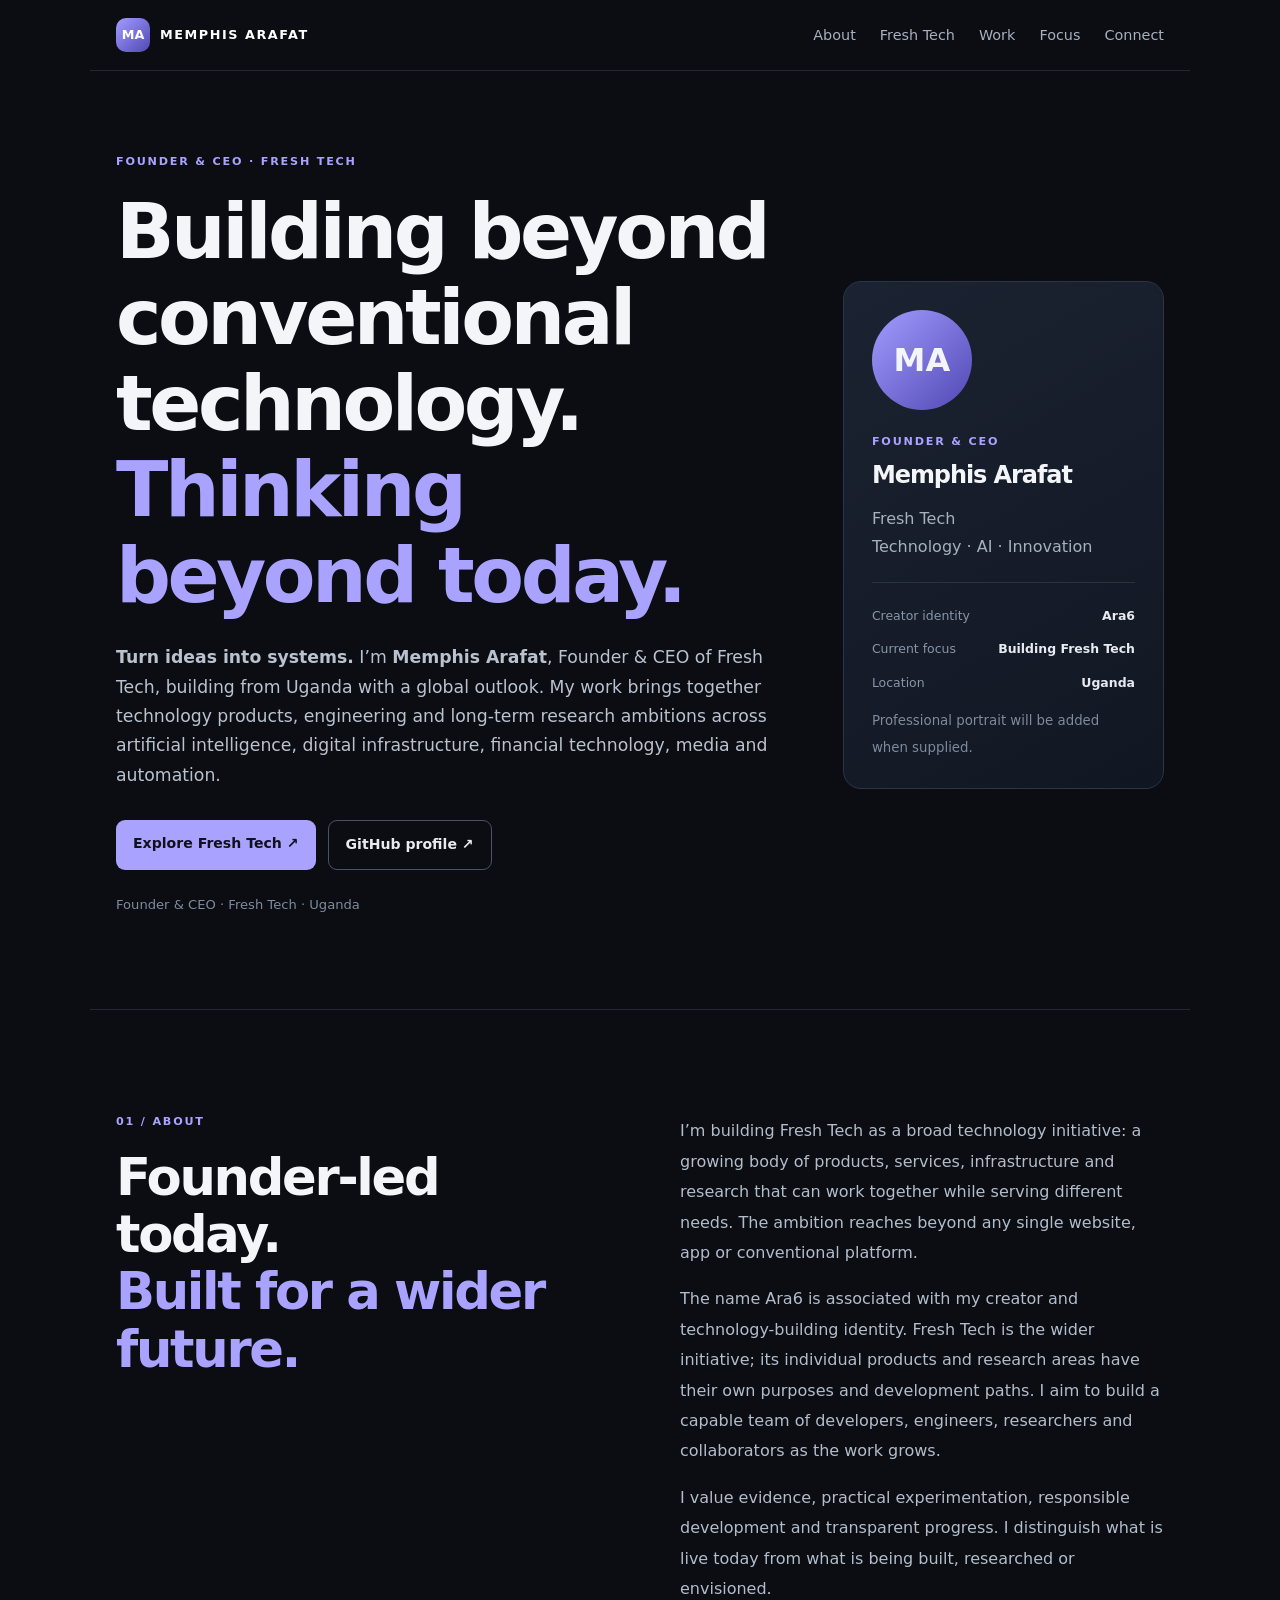
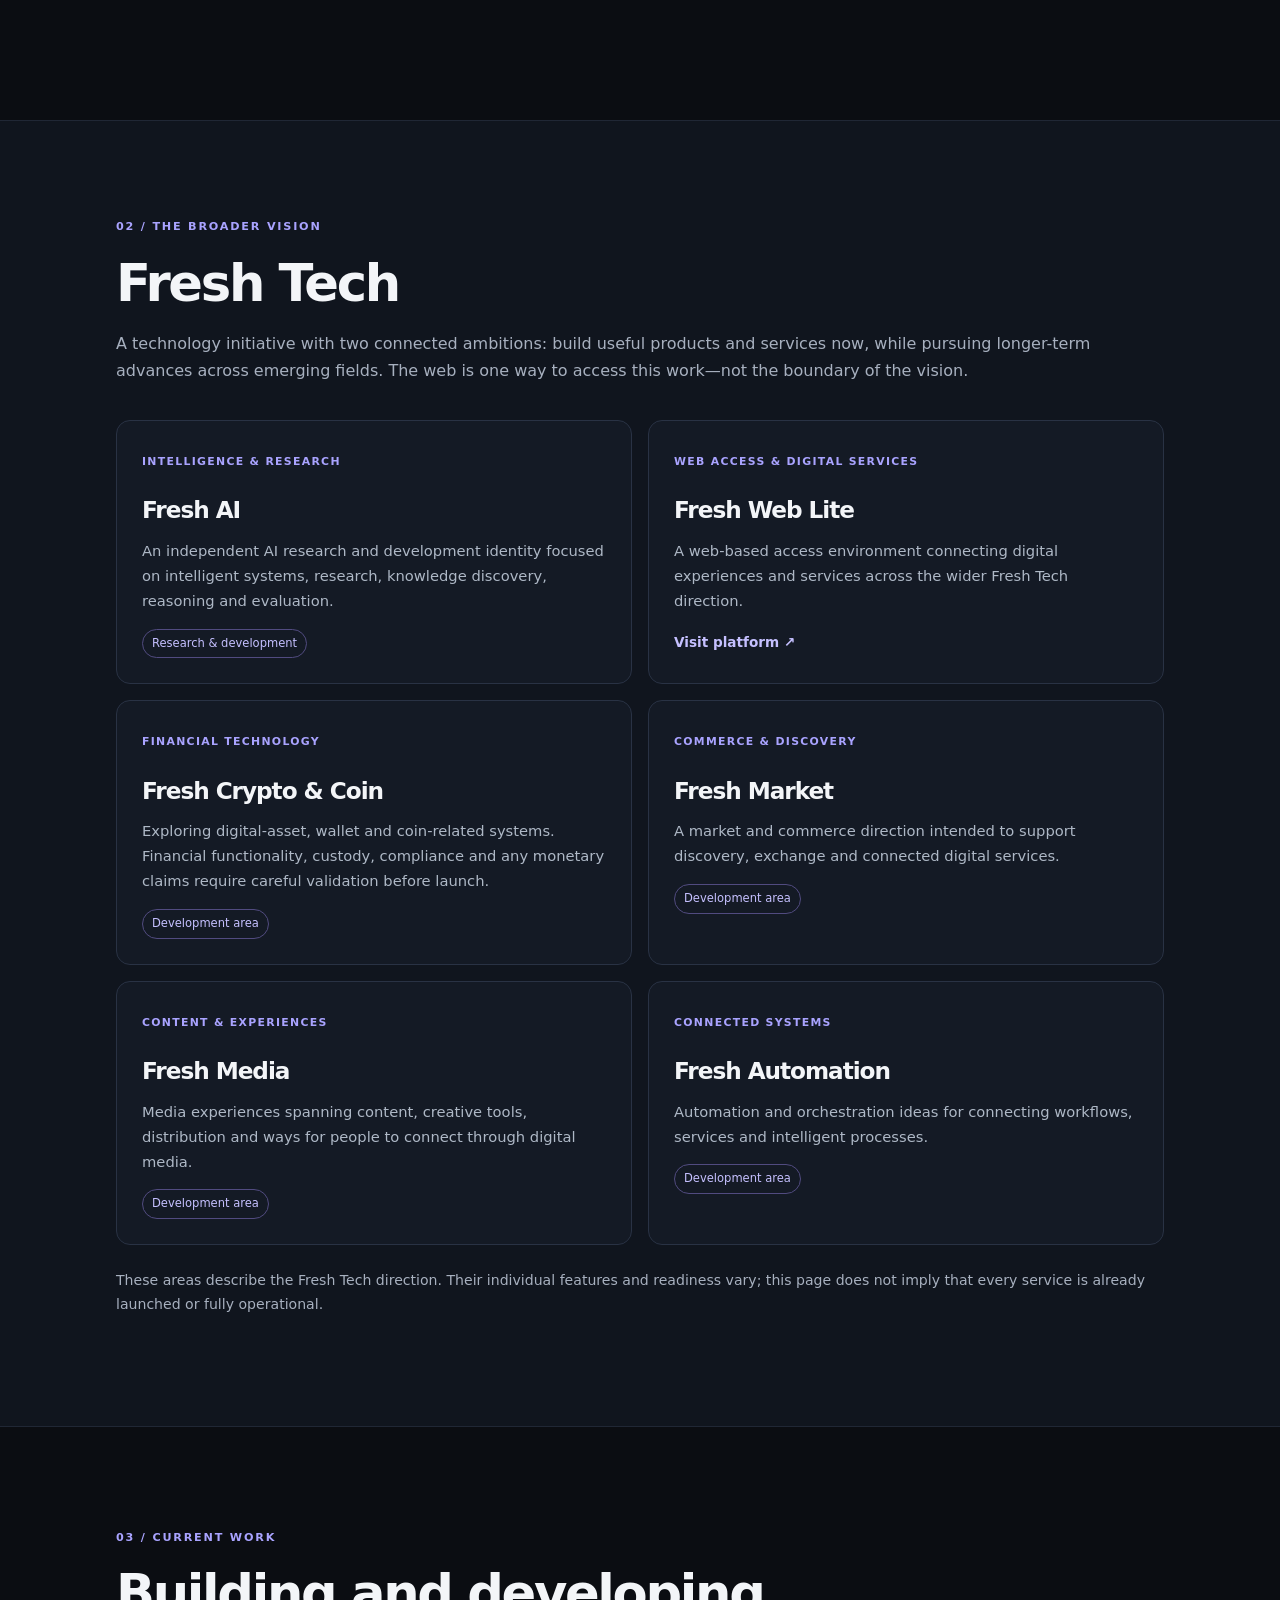
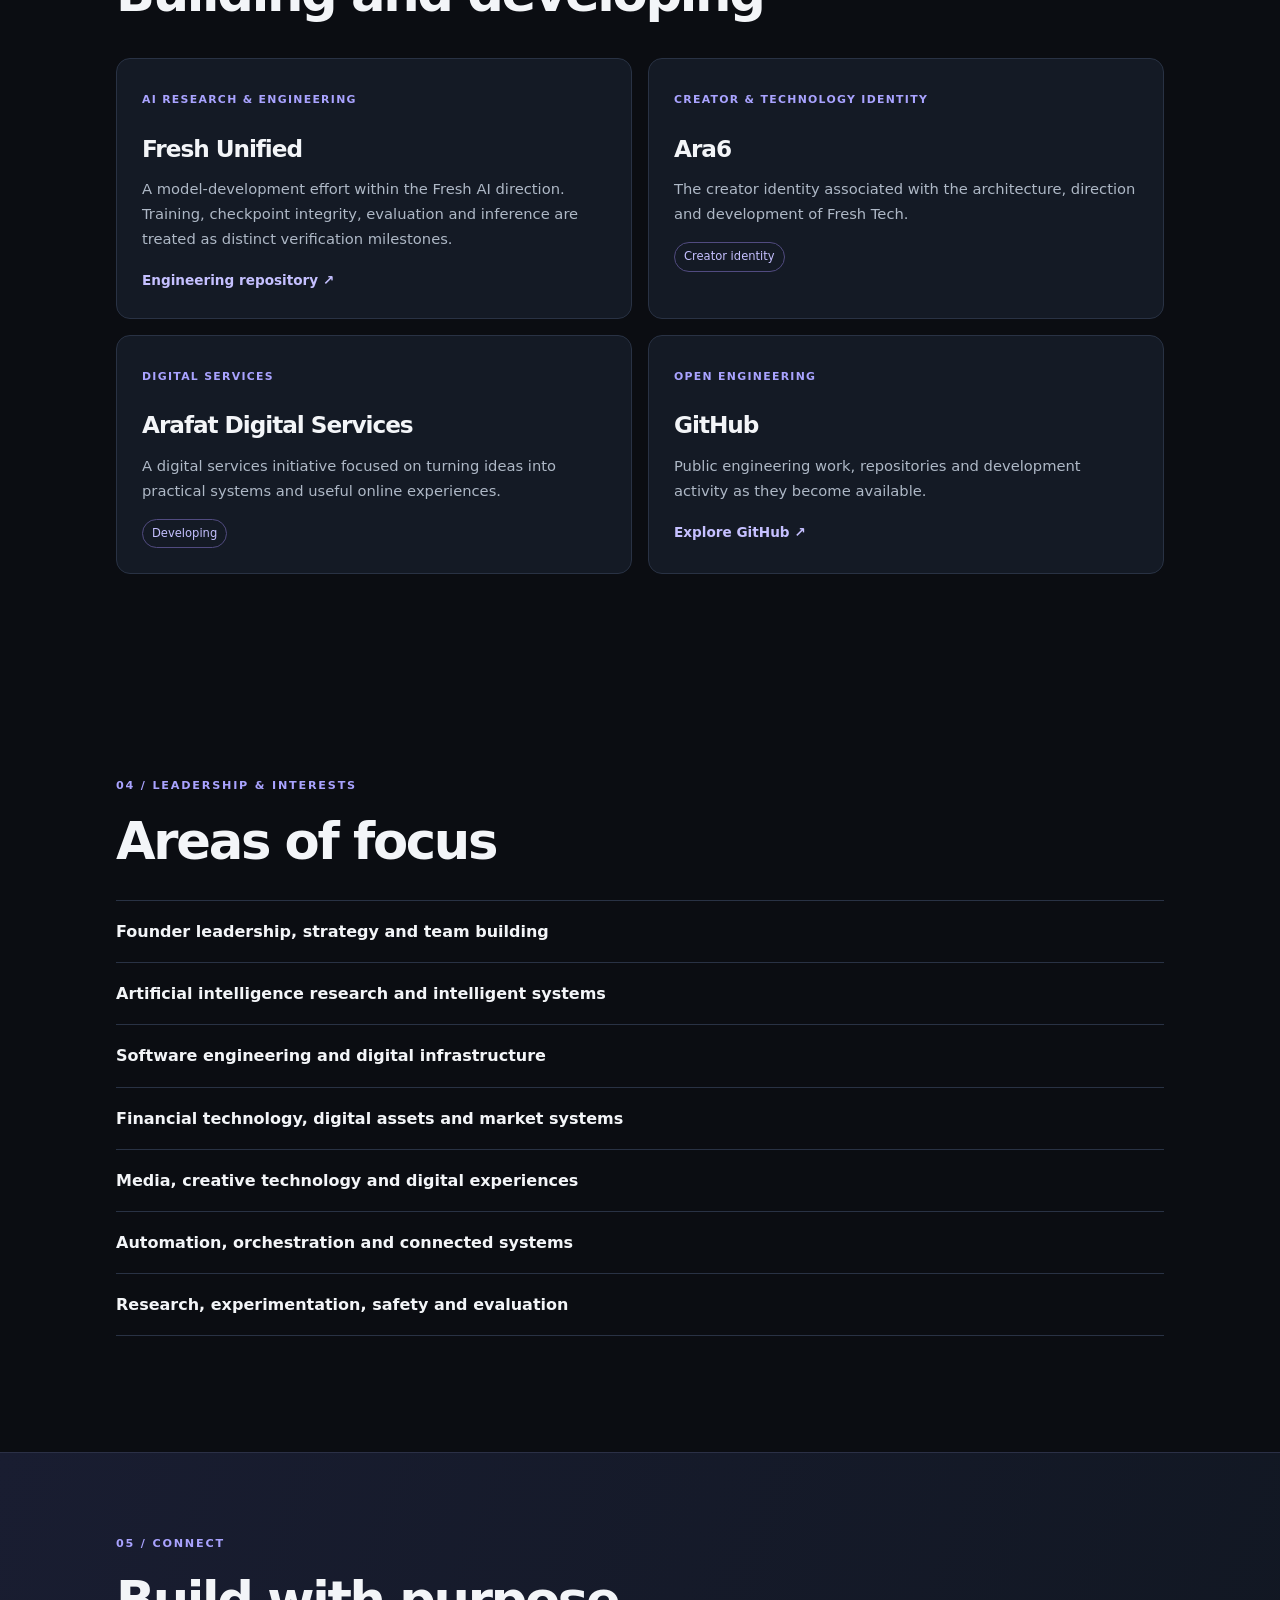
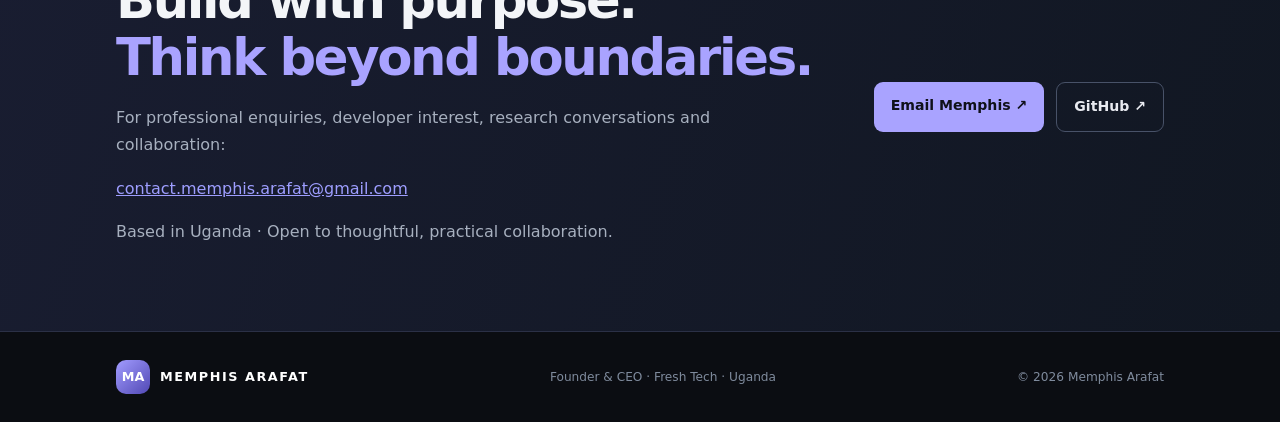
<file: index.html>
<!doctype html>
<html lang="en">
<head>
<meta charset="utf-8">
<meta name="viewport" content="width=device-width, initial-scale=1">
<title>Memphis Arafat | Founder & CEO, Fresh Tech</title>
<meta name="description" content="Official profile of Memphis Arafat, Founder & CEO of Fresh Tech, building across artificial intelligence, digital infrastructure, financial technology, media and automation from Uganda.">
<meta name="author" content="Memphis Arafat">
<meta name="robots" content="index,follow,max-image-preview:large">
<link rel="canonical" href="https://kanarafat54-boop.github.io/">
<link rel="stylesheet" href="assets/site.css">
<script type="application/ld+json">
{
 "@context":"https://schema.org",
 "@type":"Person",
 "name":"Memphis Arafat",
 "url":"https://kanarafat54-boop.github.io/",
 "email":"mailto:contact.memphis.arafat@gmail.com",
 "nationality":{"@type":"Country","name":"Uganda"},
 "jobTitle":"Founder & CEO",
 "description":"Founder and CEO building Fresh Tech, a broader technology initiative spanning AI research, digital infrastructure, financial technology, media and automation.",
 "knowsAbout":["Artificial intelligence","Software engineering","Digital infrastructure","Financial technology","Digital assets","Markets and commerce","Media technology","Automation","Research and innovation"],
 "sameAs":["https://github.com/kanarafat54-boop"]
}
</script>
<meta property="og:type" content="website">
<meta property="og:title" content="Memphis Arafat | Founder & CEO, Fresh Tech">
<meta property="og:description" content="Building a broader technology vision across AI, digital infrastructure, financial technology, media and automation.">
<meta property="og:url" content="https://kanarafat54-boop.github.io/">
</head>
<body>
<header class="header"><a class="brand" href="#home"><span class="mark">MA</span> MEMPHIS ARAFAT</a><nav><a href="#about">About</a><a href="fresh-tech/">Fresh Tech</a><a href="#work">Work</a><a href="#focus">Focus</a><a href="#contact">Connect</a></nav></header>
<main>
<section class="hero wrap" id="home">
<div><p class="eyebrow">FOUNDER & CEO · FRESH TECH</p><h1>Building beyond conventional technology.<br><span>Thinking beyond today.</span></h1><p class="intro"><strong>Turn ideas into systems.</strong> I’m <strong>Memphis Arafat</strong>, Founder & CEO of Fresh Tech, building from Uganda with a global outlook. My work brings together technology products, engineering and long-term research ambitions across artificial intelligence, digital infrastructure, financial technology, media and automation.</p><div class="actions"><a class="button primary" href="fresh-tech/">Explore Fresh Tech ↗</a><a class="button secondary" href="https://github.com/kanarafat54-boop" target="_blank" rel="noopener">GitHub profile ↗</a></div><p class="location">Founder & CEO · Fresh Tech · Uganda</p></div>
<aside class="profile"><div class="portrait">MA</div><p class="eyebrow">FOUNDER & CEO</p><h2>Memphis Arafat</h2><p class="muted">Fresh Tech<br>Technology · AI · Innovation</p><hr><p class="meta">Creator identity <b>Ara6</b></p><p class="meta">Current focus <b>Building Fresh Tech</b></p><p class="meta">Location <b>Uganda</b></p><small>Professional portrait will be added when supplied.</small></aside>
</section>
<section class="wrap about" id="about"><div><p class="eyebrow">01 / ABOUT</p><h2>Founder-led today.<br><span>Built for a wider future.</span></h2></div><div class="copy"><p>I’m building Fresh Tech as a broad technology initiative: a growing body of products, services, infrastructure and research that can work together while serving different needs. The ambition reaches beyond any single website, app or conventional platform.</p><p>The name Ara6 is associated with my creator and technology-building identity. Fresh Tech is the wider initiative; its individual products and research areas have their own purposes and development paths. I aim to build a capable team of developers, engineers, researchers and collaborators as the work grows.</p><p>I value evidence, practical experimentation, responsible development and transparent progress. I distinguish what is live today from what is being built, researched or envisioned.</p></div></section>
<section class="work" id="fresh-tech"><div class="wrap"><p class="eyebrow">02 / THE BROADER VISION</p><h2>Fresh Tech</h2><p class="muted">A technology initiative with two connected ambitions: build useful products and services now, while pursuing longer-term advances across emerging fields. The web is one way to access this work—not the boundary of the vision.</p><div class="grid">
<article><small>INTELLIGENCE & RESEARCH</small><h3>Fresh AI</h3><p>An independent AI research and development identity focused on intelligent systems, research, knowledge discovery, reasoning and evaluation.</p><span class="tag">Research & development</span></article>
<article><small>WEB ACCESS & DIGITAL SERVICES</small><h3>Fresh Web Lite</h3><p>A web-based access environment connecting digital experiences and services across the wider Fresh Tech direction.</p><a href="https://fresh-web-lite.vercel.app/">Visit platform ↗</a></article>
<article><small>FINANCIAL TECHNOLOGY</small><h3>Fresh Crypto & Coin</h3><p>Exploring digital-asset, wallet and coin-related systems. Financial functionality, custody, compliance and any monetary claims require careful validation before launch.</p><span class="tag">Development area</span></article>
<article><small>COMMERCE & DISCOVERY</small><h3>Fresh Market</h3><p>A market and commerce direction intended to support discovery, exchange and connected digital services.</p><span class="tag">Development area</span></article>
<article><small>CONTENT & EXPERIENCES</small><h3>Fresh Media</h3><p>Media experiences spanning content, creative tools, distribution and ways for people to connect through digital media.</p><span class="tag">Development area</span></article>
<article><small>CONNECTED SYSTEMS</small><h3>Fresh Automation</h3><p>Automation and orchestration ideas for connecting workflows, services and intelligent processes.</p><span class="tag">Development area</span></article>
</div><p class="muted" style="margin-top:24px;font-size:.88rem">These areas describe the Fresh Tech direction. Their individual features and readiness vary; this page does not imply that every service is already launched or fully operational.</p></div></section>
<section class="wrap focus" id="work"><p class="eyebrow">03 / CURRENT WORK</p><h2>Building and developing</h2><div class="grid">
<article><small>AI RESEARCH & ENGINEERING</small><h3>Fresh Unified</h3><p>A model-development effort within the Fresh AI direction. Training, checkpoint integrity, evaluation and inference are treated as distinct verification milestones.</p><a href="https://github.com/kanarafat54-boop/fresh-web-lite">Engineering repository ↗</a></article>
<article><small>CREATOR & TECHNOLOGY IDENTITY</small><h3>Ara6</h3><p>The creator identity associated with the architecture, direction and development of Fresh Tech.</p><span class="tag">Creator identity</span></article>
<article><small>DIGITAL SERVICES</small><h3>Arafat Digital Services</h3><p>A digital services initiative focused on turning ideas into practical systems and useful online experiences.</p><span class="tag">Developing</span></article>
<article><small>OPEN ENGINEERING</small><h3>GitHub</h3><p>Public engineering work, repositories and development activity as they become available.</p><a href="https://github.com/kanarafat54-boop" target="_blank" rel="noopener">Explore GitHub ↗</a></article>
</div></section>
<section class="wrap focus" id="focus"><p class="eyebrow">04 / LEADERSHIP & INTERESTS</p><h2>Areas of focus</h2><ul><li>Founder leadership, strategy and team building</li><li>Artificial intelligence research and intelligent systems</li><li>Software engineering and digital infrastructure</li><li>Financial technology, digital assets and market systems</li><li>Media, creative technology and digital experiences</li><li>Automation, orchestration and connected systems</li><li>Research, experimentation, safety and evaluation</li></ul></section>
<section class="contact" id="contact"><div class="wrap contact-inner"><div><p class="eyebrow">05 / CONNECT</p><h2>Build with purpose.<br><span>Think beyond boundaries.</span></h2><p class="muted">For professional enquiries, developer interest, research conversations and collaboration:</p><p><a href="mailto:contact.memphis.arafat@gmail.com">contact.memphis.arafat@gmail.com</a></p><p class="muted">Based in Uganda · Open to thoughtful, practical collaboration.</p></div><div class="actions"><a class="button primary" href="mailto:contact.memphis.arafat@gmail.com">Email Memphis ↗</a><a class="button secondary" href="https://github.com/kanarafat54-boop" target="_blank" rel="noopener">GitHub ↗</a></div></div></section>
</main>
<footer class="wrap footer"><a class="brand" href="#home"><span class="mark">MA</span> MEMPHIS ARAFAT</a><span>Founder & CEO · Fresh Tech · Uganda</span><span>© <span id="year">2026</span> Memphis Arafat</span></footer>
<script>document.getElementById("year").textContent=new Date().getFullYear()</script>
<!--Start of Tawk.to Script-->
<script type="text/javascript">
var Tawk_API=Tawk_API||{}, Tawk_LoadStart=new Date();
(function(){
var s1=document.createElement("script"),s0=document.getElementsByTagName("script")[0];
s1.async=true;
s1.src='https://embed.tawk.to/6b01617271a0543cbe20bb70/1k7um9aqk';
s1.charset='UTF-8';
s1.setAttribute('crossorigin','*');
s0.parentNode.insertBefore(s1,s0);
})();
</script>
<!--End of Tawk.to Script-->
</body></html>
</file>
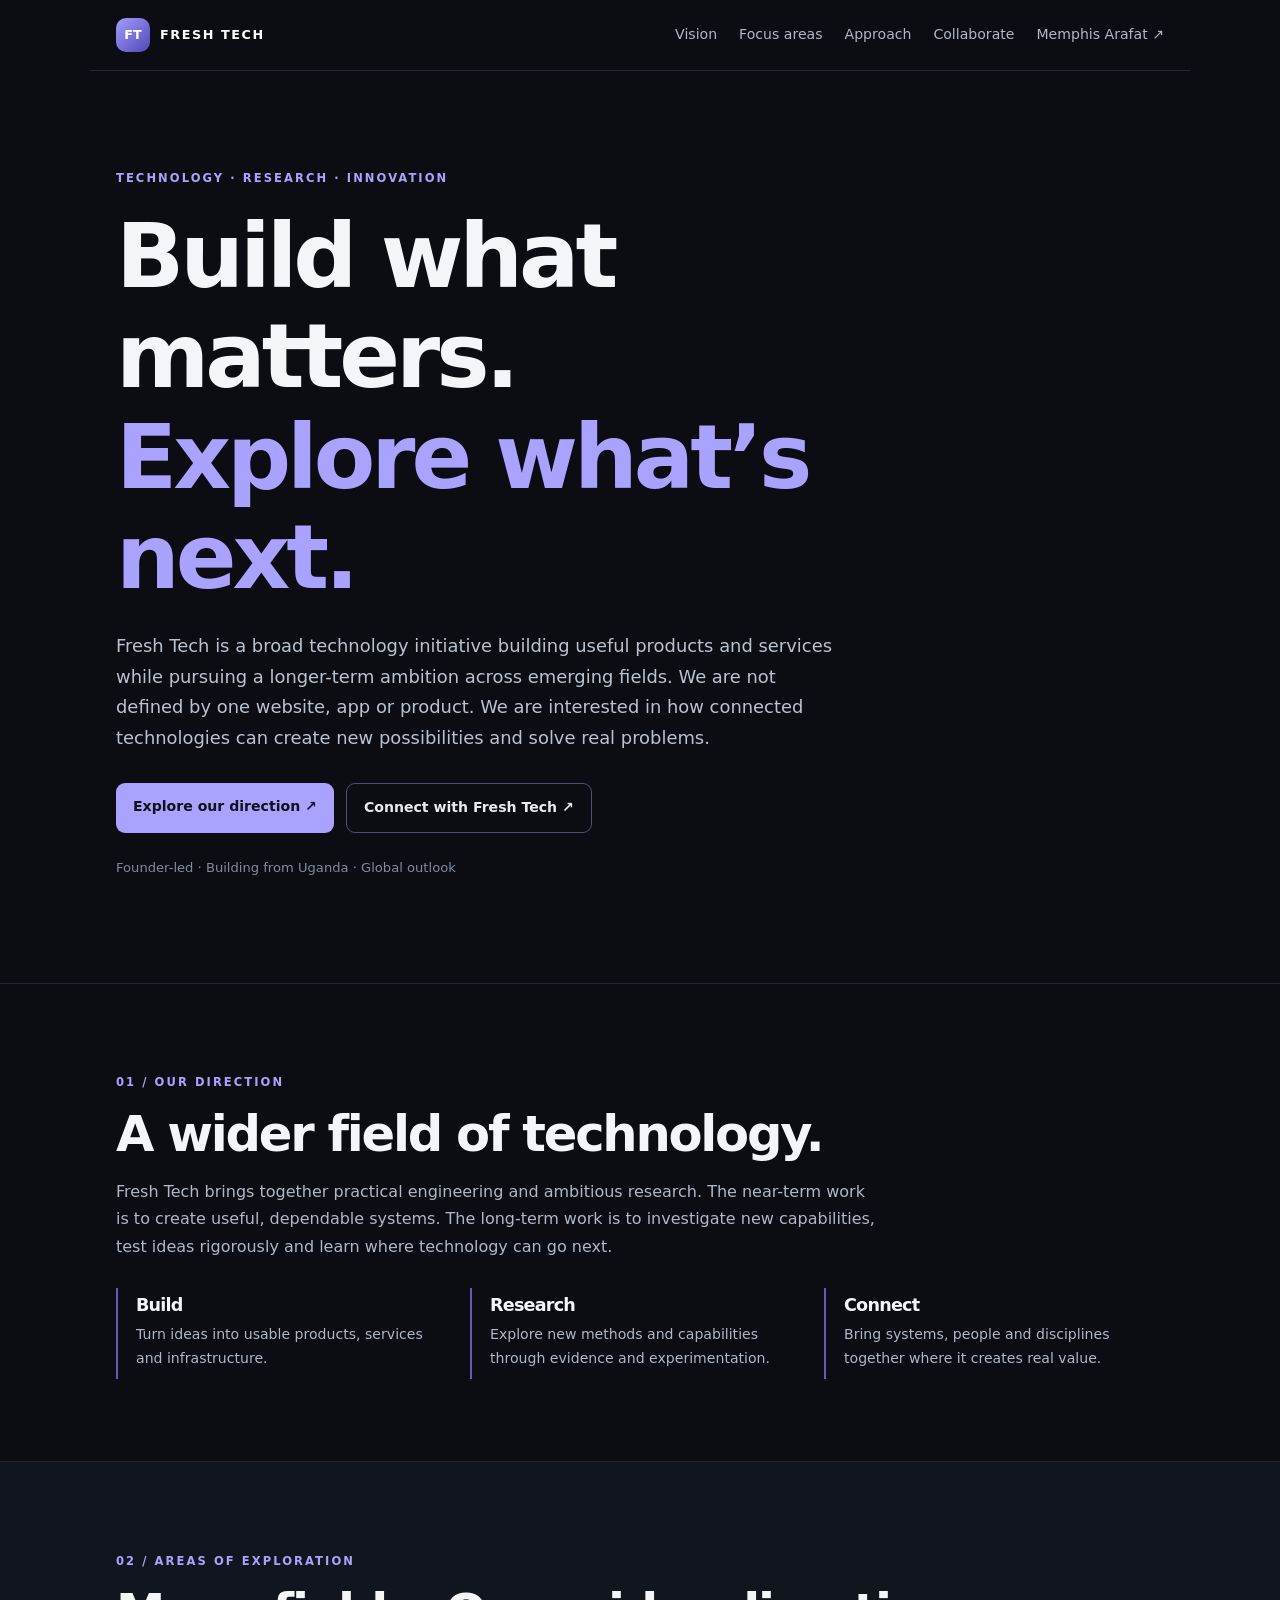
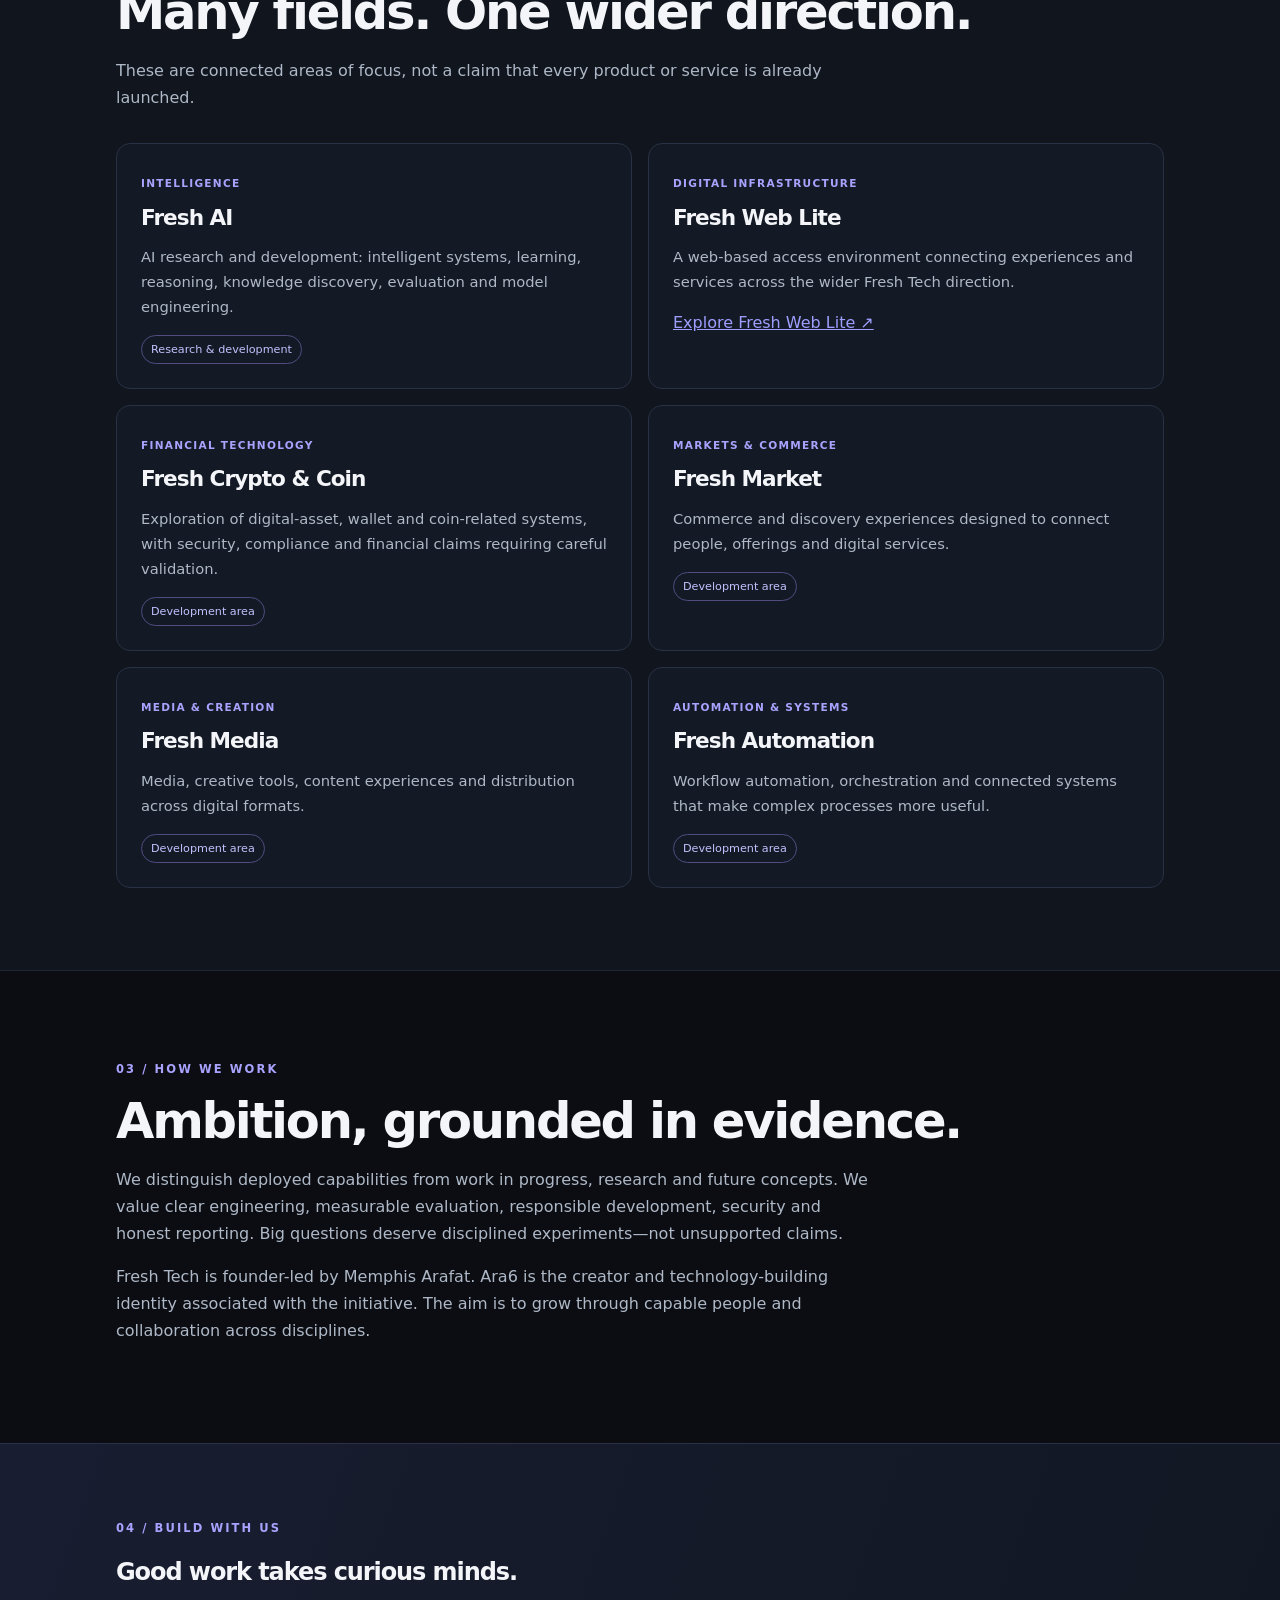
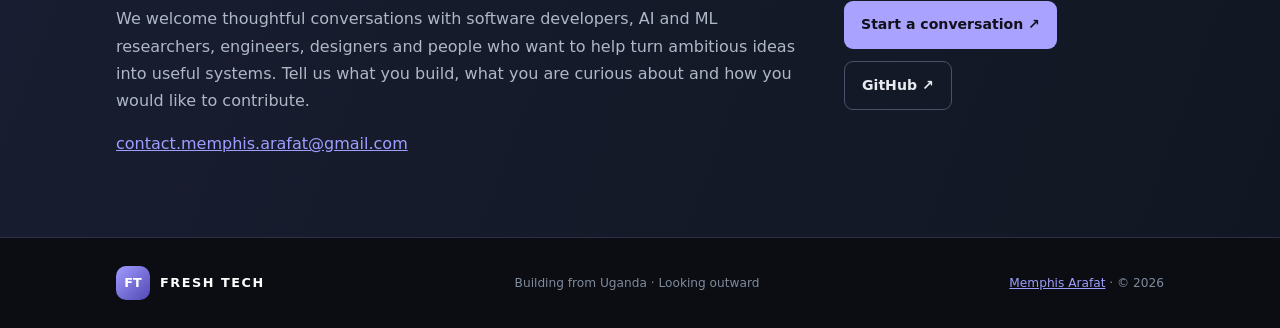
<file: fresh-tech/index.html>
<!doctype html>
<html lang="en">
<head>
<meta charset="utf-8">
<meta name="viewport" content="width=device-width, initial-scale=1">
<title>Fresh Tech | Technology, Research & Innovation</title>
<meta name="description" content="Fresh Tech is a broad technology initiative building useful products and exploring long-term advances across AI, digital infrastructure, financial technology, media, markets and automation.">
<meta name="author" content="Fresh Tech">
<meta name="robots" content="index,follow,max-image-preview:large">
<link rel="canonical" href="https://kanarafat54-boop.github.io/fresh-tech/">
<meta property="og:type" content="website">
<meta property="og:title" content="Fresh Tech | Technology, Research & Innovation">
<meta property="og:description" content="Build useful technology today. Explore what's possible tomorrow.">
<meta property="og:url" content="https://kanarafat54-boop.github.io/fresh-tech/">
<link rel="stylesheet" href="../assets/site.css">
<style>
.ft-hero{padding-top:86px;padding-bottom:90px;min-height:570px;display:flex;align-items:center}
.ft-hero>div{max-width:850px}.ft-kicker{color:#a9a3ff;font-size:.72rem;font-weight:800;letter-spacing:.18em}
.ft-hero h1{font-size:clamp(3rem,7vw,5.8rem);max-width:850px}
.ft-hero .lead{max-width:730px;color:#b9c2cf;font-size:1.12rem}
.ft-section{padding-top:78px;padding-bottom:82px;border-top:1px solid #202735}
.ft-section.alt{background:#10151e}
.ft-section h2{font-size:clamp(2rem,4vw,3.1rem);margin:14px 0}
.ft-intro{max-width:760px;color:#aeb8c6}
.ft-grid{display:grid;grid-template-columns:repeat(2,minmax(0,1fr));gap:16px;margin-top:32px}
.ft-grid article{background:#141a25;border:1px solid #293244;border-radius:14px;padding:24px}
.ft-grid h3{margin:10px 0;font-size:1.35rem}
.ft-grid p{color:#aeb8c6;font-size:.92rem}
.ft-grid small{color:#a9a3ff;font-weight:800;letter-spacing:.12em;font-size:.66rem}
.ft-status{display:inline-block;border:1px solid #514b80;border-radius:30px;padding:4px 9px;color:#c5c0ff;font-size:.7rem}
.ft-steps{display:grid;grid-template-columns:repeat(3,minmax(0,1fr));gap:14px;margin-top:28px}
.ft-steps article{border-left:2px solid #625bb7;padding:8px 18px}
.ft-steps h3{margin:0 0 8px;font-size:1.1rem}
.ft-steps p{margin:0;color:#aeb8c6;font-size:.88rem}
.ft-cta{padding:64px 0;background:linear-gradient(110deg,#191d31,#111722);border-block:1px solid #2b3046}
.ft-cta-inner{display:flex;justify-content:space-between;align-items:center;gap:28px}
.ft-cta-inner>div:first-child{max-width:700px}
.ft-note{font-size:.82rem;color:#8e99aa;margin-top:22px}
.ft-nav{display:flex;gap:22px;flex-wrap:wrap}
.ft-nav a{color:#aeb8c6;text-decoration:none;font-size:.88rem}
@media(max-width:760px){.ft-grid{grid-template-columns:1fr}.ft-steps{grid-template-columns:1fr}.ft-cta-inner{align-items:flex-start;flex-direction:column}.ft-hero{min-height:auto;padding-top:65px;padding-bottom:75px}}
</style>
</head>
<body>
<header class="header">
<a class="brand" href="#top"><span class="mark">FT</span> FRESH TECH</a>
<nav class="ft-nav"><a href="#vision">Vision</a><a href="#domains">Focus areas</a><a href="#approach">Approach</a><a href="#collaborate">Collaborate</a><a href="../">Memphis Arafat ↗</a></nav>
</header>
<main id="top">
<section class="wrap ft-hero">
<div>
<p class="ft-kicker">TECHNOLOGY · RESEARCH · INNOVATION</p>
<h1>Build what matters.<br><span>Explore what’s next.</span></h1>
<p class="lead">Fresh Tech is a broad technology initiative building useful products and services while pursuing a longer-term ambition across emerging fields. We are not defined by one website, app or product. We are interested in how connected technologies can create new possibilities and solve real problems.</p>
<div class="actions"><a class="button primary" href="#domains">Explore our direction ↗</a><a class="button secondary" href="mailto:contact.memphis.arafat@gmail.com?subject=Fresh%20Tech%20-%20Collaboration">Connect with Fresh Tech ↗</a></div>
<p class="location">Founder-led · Building from Uganda · Global outlook</p>
</div>
</section>
<section class="ft-section" id="vision"><div class="wrap">
<p class="ft-kicker">01 / OUR DIRECTION</p><h2>A wider field of technology.</h2>
<p class="ft-intro">Fresh Tech brings together practical engineering and ambitious research. The near-term work is to create useful, dependable systems. The long-term work is to investigate new capabilities, test ideas rigorously and learn where technology can go next.</p>
<div class="ft-steps">
<article><h3>Build</h3><p>Turn ideas into usable products, services and infrastructure.</p></article>
<article><h3>Research</h3><p>Explore new methods and capabilities through evidence and experimentation.</p></article>
<article><h3>Connect</h3><p>Bring systems, people and disciplines together where it creates real value.</p></article>
</div>
</div></section>
<section class="ft-section alt" id="domains"><div class="wrap">
<p class="ft-kicker">02 / AREAS OF EXPLORATION</p><h2>Many fields. One wider direction.</h2>
<p class="ft-intro">These are connected areas of focus, not a claim that every product or service is already launched.</p>
<div class="ft-grid">
<article><small>INTELLIGENCE</small><h3>Fresh AI</h3><p>AI research and development: intelligent systems, learning, reasoning, knowledge discovery, evaluation and model engineering.</p><span class="ft-status">Research & development</span></article>
<article><small>DIGITAL INFRASTRUCTURE</small><h3>Fresh Web Lite</h3><p>A web-based access environment connecting experiences and services across the wider Fresh Tech direction.</p><a href="https://fresh-web-lite.vercel.app/">Explore Fresh Web Lite ↗</a></article>
<article><small>FINANCIAL TECHNOLOGY</small><h3>Fresh Crypto & Coin</h3><p>Exploration of digital-asset, wallet and coin-related systems, with security, compliance and financial claims requiring careful validation.</p><span class="ft-status">Development area</span></article>
<article><small>MARKETS & COMMERCE</small><h3>Fresh Market</h3><p>Commerce and discovery experiences designed to connect people, offerings and digital services.</p><span class="ft-status">Development area</span></article>
<article><small>MEDIA & CREATION</small><h3>Fresh Media</h3><p>Media, creative tools, content experiences and distribution across digital formats.</p><span class="ft-status">Development area</span></article>
<article><small>AUTOMATION & SYSTEMS</small><h3>Fresh Automation</h3><p>Workflow automation, orchestration and connected systems that make complex processes more useful.</p><span class="ft-status">Development area</span></article>
</div>
</div></section>
<section class="ft-section" id="approach"><div class="wrap">
<p class="ft-kicker">03 / HOW WE WORK</p><h2>Ambition, grounded in evidence.</h2>
<p class="ft-intro">We distinguish deployed capabilities from work in progress, research and future concepts. We value clear engineering, measurable evaluation, responsible development, security and honest reporting. Big questions deserve disciplined experiments—not unsupported claims.</p>
<p class="ft-intro">Fresh Tech is founder-led by Memphis Arafat. Ara6 is the creator and technology-building identity associated with the initiative. The aim is to grow through capable people and collaboration across disciplines.</p>
</div></section>
<section class="ft-cta" id="collaborate"><div class="wrap ft-cta-inner">
<div><p class="ft-kicker">04 / BUILD WITH US</p><h2>Good work takes curious minds.</h2><p class="ft-intro">We welcome thoughtful conversations with software developers, AI and ML researchers, engineers, designers and people who want to help turn ambitious ideas into useful systems. Tell us what you build, what you are curious about and how you would like to contribute.</p><p><a href="mailto:contact.memphis.arafat@gmail.com?subject=Fresh%20Tech%20-%20Developer%20and%20Research%20Collaboration">contact.memphis.arafat@gmail.com</a></p></div>
<div class="actions"><a class="button primary" href="mailto:contact.memphis.arafat@gmail.com?subject=Fresh%20Tech%20-%20Collaboration">Start a conversation ↗</a><a class="button secondary" href="https://github.com/kanarafat54-boop" target="_blank" rel="noopener">GitHub ↗</a></div>
</div></section>
</main>
<footer class="wrap footer"><a class="brand" href="#top"><span class="mark">FT</span> FRESH TECH</a><span>Building from Uganda · Looking outward</span><span><a href="../">Memphis Arafat</a> · © 2026</span></footer>
</body></html>
</file>
<file: assets/site.css>
:root{color-scheme:dark;--bg:#0b0d12;--panel:#141a25;--text:#f3f5f8;--muted:#a7b0bf;--line:#293244;--accent:#a9a3ff}*{box-sizing:border-box}html{scroll-behavior:smooth}body{margin:0;background:var(--bg);color:var(--text);font:16px/1.7 system-ui,-apple-system,Segoe UI,sans-serif}.wrap{max-width:1100px;margin:auto;padding-left:26px;padding-right:26px}.header{max-width:1100px;margin:auto;padding:18px 26px;display:flex;align-items:center;justify-content:space-between;border-bottom:1px solid #202735}.brand{text-decoration:none;color:#fff;font-size:.8rem;font-weight:800;letter-spacing:.12em;display:flex;gap:10px;align-items:center}.mark{display:grid;place-items:center;width:34px;height:34px;border-radius:10px;background:linear-gradient(135deg,#a29cff,#5148b4);letter-spacing:0}nav{display:flex;gap:24px}nav a{color:var(--muted);text-decoration:none;font-size:.9rem}nav a:hover,a:hover{color:#fff}.hero{min-height:610px;display:grid;grid-template-columns:1.35fr .65fr;align-items:center;gap:60px;padding-top:70px;padding-bottom:80px}.eyebrow{font-size:.7rem;font-weight:800;letter-spacing:.16em;color:var(--accent)}h1,h2,h3{line-height:1.12;letter-spacing:-.045em}h1{font-size:clamp(2.7rem,6vw,5rem);margin:18px 0 24px}h1 span,h2 span{color:var(--accent)}.intro{max-width:660px;color:#b9c2cf;font-size:1.08rem}.actions{display:flex;flex-wrap:wrap;gap:12px;margin-top:30px}.button{display:inline-block;padding:12px 17px;border-radius:9px;text-decoration:none;font-weight:700;font-size:.88rem}.primary{background:#a9a3ff;color:#10111a}.secondary{border:1px solid #485268;color:#e8eaf0}.location{color:#7f8b9d;font-size:.82rem;margin-top:24px}.profile{padding:28px;background:linear-gradient(150deg,#1b2231,#111722);border:1px solid #2b3548;border-radius:18px}.portrait{width:100px;height:100px;border-radius:50%;display:grid;place-items:center;background:linear-gradient(135deg,#a29cff,#5148b4);font-size:2rem;font-weight:800;margin-bottom:22px}.profile h2{margin:8px 0}.muted{color:var(--muted)}hr{border:0;border-top:1px solid var(--line);margin:22px 0}.meta{display:flex;justify-content:space-between;gap:12px;font-size:.78rem;color:#8995a7}.meta b{text-align:right;color:#e7eaf0}.profile small{color:#7e8a9c}.about{padding-top:90px;padding-bottom:100px;border-top:1px solid #202735;display:grid;grid-template-columns:1fr 1fr;gap:80px}.about h2,.work h2,.focus h2,.contact h2{font-size:clamp(2rem,4vw,3.2rem);margin:18px 0}.copy{color:#b2bdcb;line-height:1.9}.work{padding:85px 0 95px;background:#10151e;border-block:1px solid #202735}.grid{display:grid;grid-template-columns:repeat(2,1fr);gap:16px;margin-top:36px}.grid article{background:var(--panel);border:1px solid #293244;border-radius:14px;padding:25px;min-height:235px}.grid small{color:var(--accent);font-size:.68rem;font-weight:800;letter-spacing:.12em}.grid h3{font-size:1.45rem;margin:24px 0 10px}.grid p{color:#aeb8c6;font-size:.92rem}.grid a{color:#c5c0ff;text-decoration:none;font-weight:700;font-size:.85rem}.tag{display:inline-block;color:#c5c0ff;border:1px solid #514b80;border-radius:30px;padding:4px 9px;font-size:.72rem}.focus{padding-top:90px;padding-bottom:100px}.focus ul{padding:0;list-style:none;border-top:1px solid var(--line);margin-top:30px}.focus li{padding:17px 0;border-bottom:1px solid var(--line);font-weight:600}.contact{padding:70px 0;background:linear-gradient(110deg,#191d31,#111722);border-block:1px solid #2b3046}.contact-inner{display:flex;justify-content:space-between;align-items:center;gap:35px}.contact-inner .muted{max-width:650px}.footer{padding-top:28px;padding-bottom:28px;display:flex;justify-content:space-between;align-items:center;gap:18px;flex-wrap:wrap;color:#7f8b9d;font-size:.76rem}@media(max-width:760px){.header{align-items:flex-start;flex-direction:column;gap:15px}nav{gap:17px;flex-wrap:wrap}.hero{grid-template-columns:1fr;gap:35px;padding-top:60px}.profile{max-width:430px}.about{grid-template-columns:1fr;gap:12px;padding-top:65px;padding-bottom:70px}.grid{grid-template-columns:1fr}.contact-inner{align-items:flex-start;flex-direction:column}.wrap{padding-left:20px;padding-right:20px}}@media(prefers-reduced-motion:reduce){html{scroll-behavior:auto}}
</file>
